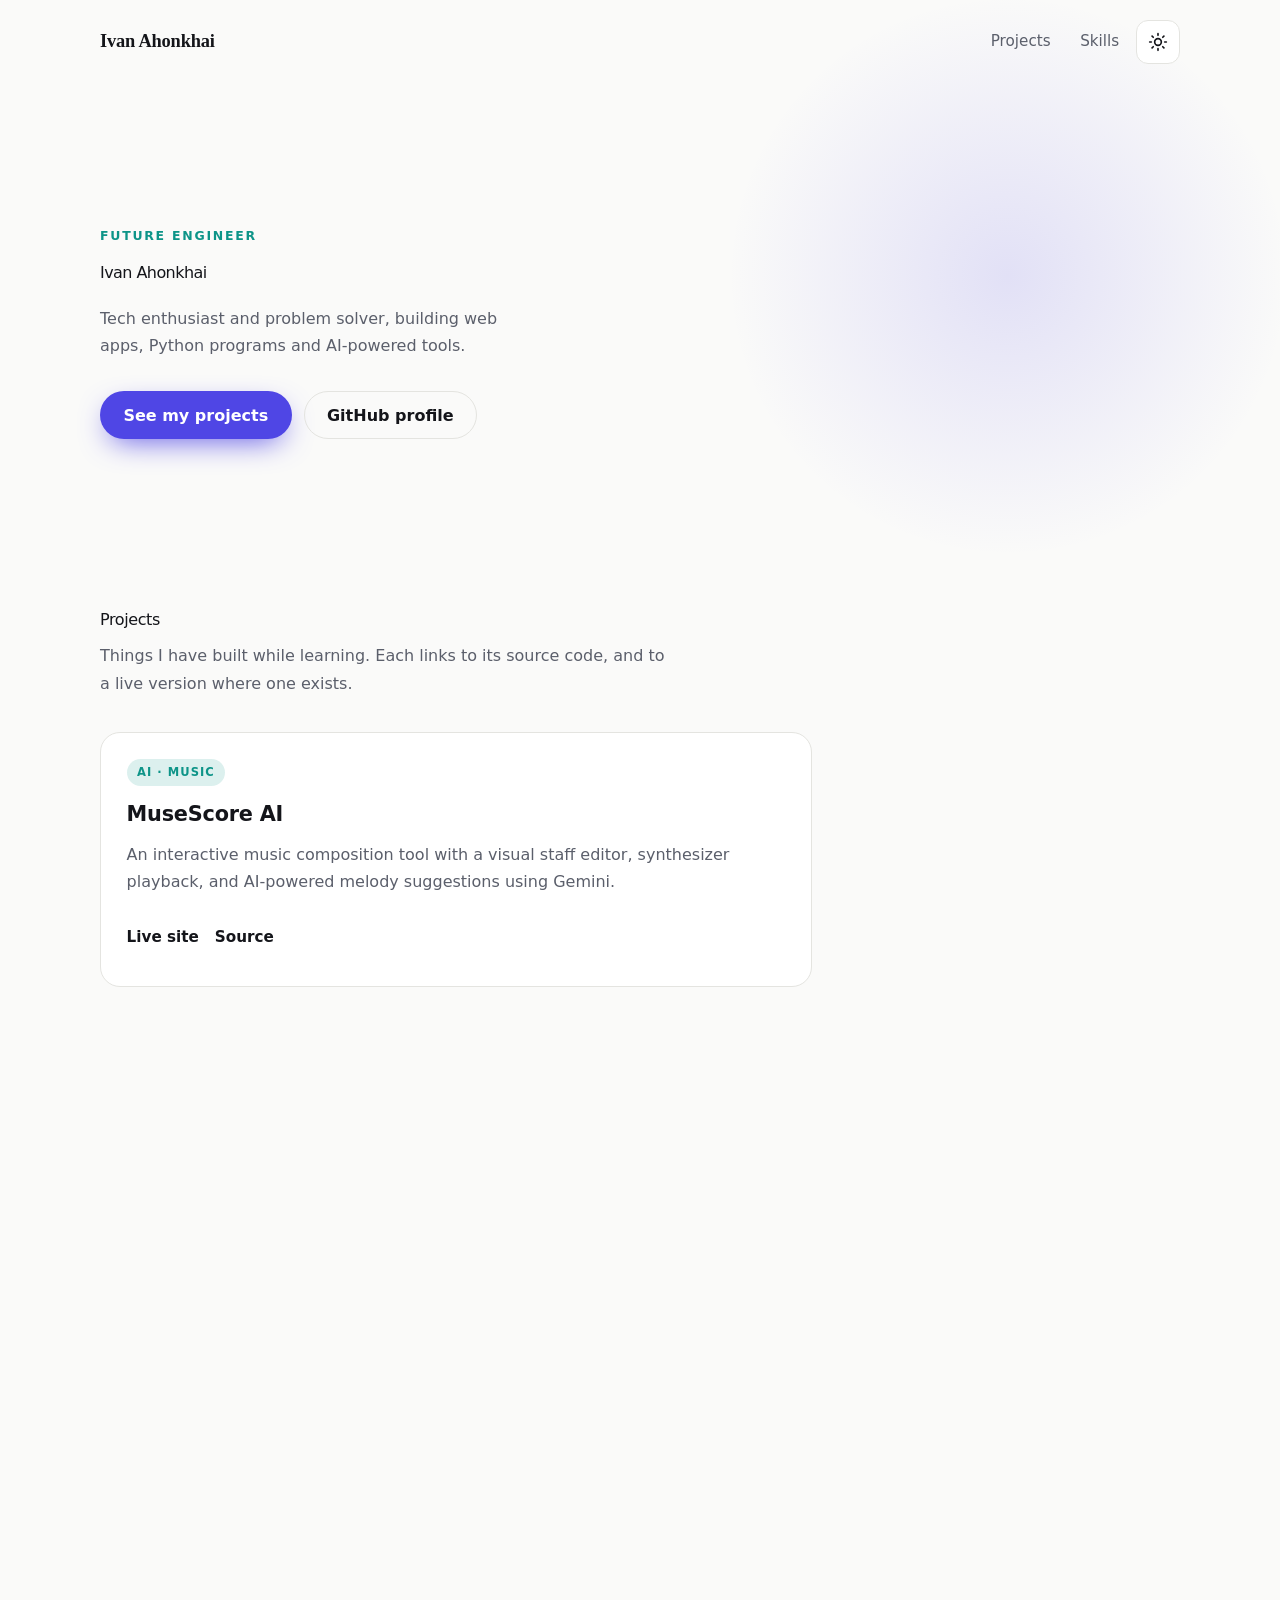
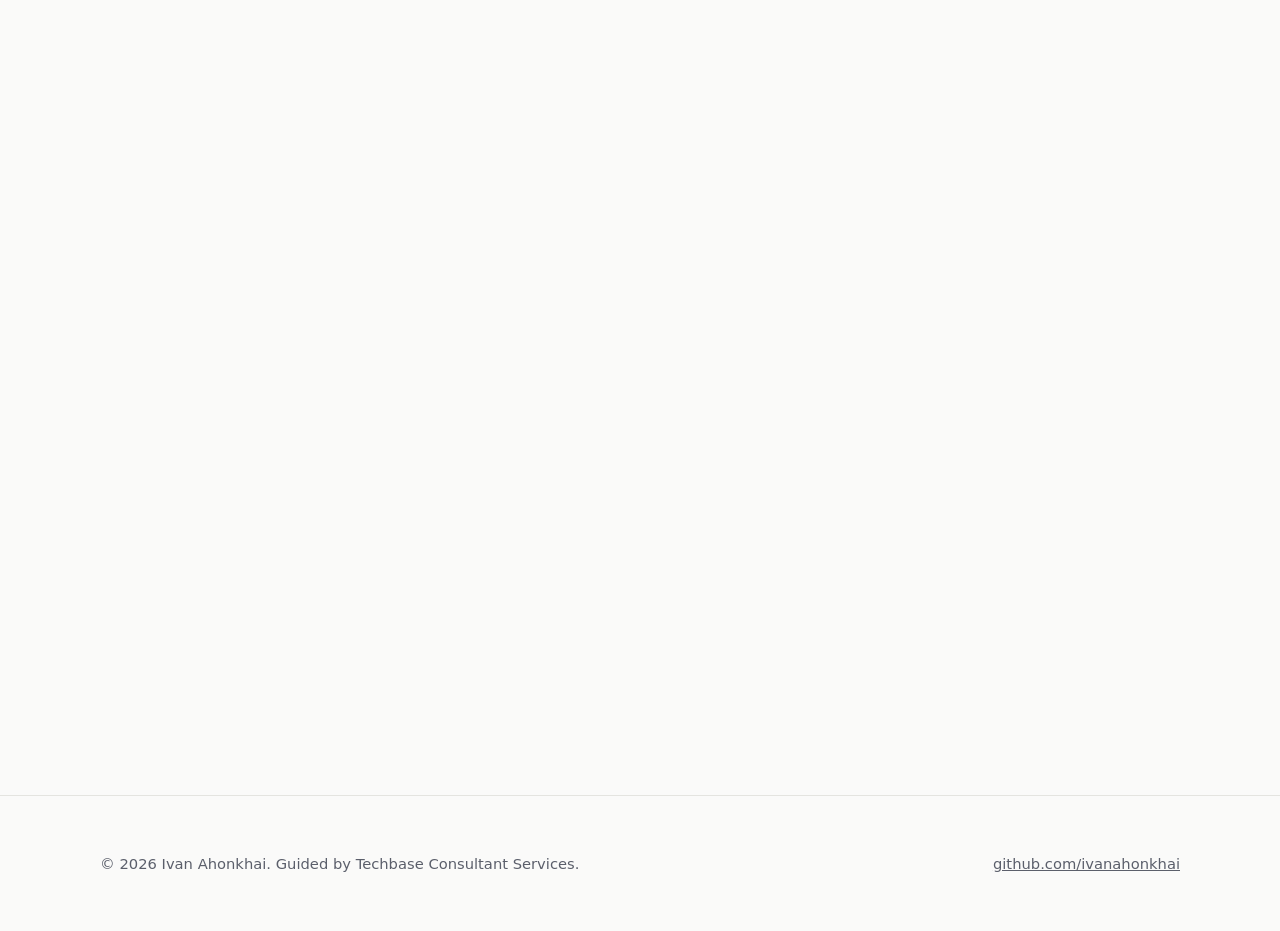
<file: index.html>
<!DOCTYPE html>
<html lang="en">
<head>
<meta charset="UTF-8">
<meta name="viewport" content="width=device-width, initial-scale=1">
<title>Ivan Ahonkhai | Junior Developer Portfolio</title>
<meta name="description" content="Ivan Ahonkhai is a junior developer building web apps, Python projects and AI-powered tools. Browse live projects and source code.">
<link rel="canonical" href="https://ivanahonkhai.github.io/">
<meta http-equiv="Content-Security-Policy" content="default-src 'self'; img-src 'self' data:; style-src 'self'; script-src 'self'; base-uri 'self'; form-action 'none'">
<meta name="referrer" content="strict-origin-when-cross-origin">
<meta name="theme-color" content="#4f46e5">
<meta property="og:type" content="website">
<meta property="og:title" content="Ivan Ahonkhai | Junior Developer Portfolio">
<meta property="og:description" content="Web apps, Python projects and AI-powered tools by Ivan Ahonkhai.">
<meta property="og:url" content="https://ivanahonkhai.github.io/">
<meta name="twitter:card" content="summary">
<link rel="icon" href="/favicon.svg" type="image/svg+xml">
<script src="/assets/theme.js"></script>
<link rel="stylesheet" href="/assets/style.css">
<script type="application/ld+json">{"@context":"https://schema.org","@type":"Person","name":"Ivan Ahonkhai","url":"https://ivanahonkhai.github.io/","sameAs":["https://github.com/ivanahonkhai"],"jobTitle":"Junior Developer"}</script>
</head>
<body>
<a class="skip" href="#main">Skip to content</a>

<header class="site-header">
  <div class="wrap bar">
    <a class="brand" href="#top" aria-label="Ivan Ahonkhai, back to top">Ivan Ahonkhai</a>
    <nav class="nav" aria-label="Primary">
      <a href="#projects">Projects</a>
      <a href="#skills">Skills</a>
      <button id="theme-toggle" class="icon-btn" type="button" aria-label="Toggle dark mode">
        <svg class="sun" width="20" height="20" viewBox="0 0 24 24" fill="none" stroke="currentColor" stroke-width="2" stroke-linecap="round" aria-hidden="true"><circle cx="12" cy="12" r="4"/><path d="M12 2v2M12 20v2M4.9 4.9l1.4 1.4M17.7 17.7l1.4 1.4M2 12h2M20 12h2M4.9 19.1l1.4-1.4M17.7 6.3l1.4-1.4"/></svg>
        <svg class="moon" width="20" height="20" viewBox="0 0 24 24" fill="none" stroke="currentColor" stroke-width="2" stroke-linecap="round" stroke-linejoin="round" aria-hidden="true"><path d="M21 12.8A9 9 0 1 1 11.2 3a7 7 0 0 0 9.8 9.8z"/></svg>
      </button>
    </nav>
  </div>
</header>

<main id="main">
  <div id="top" class="wrap hero">
    <p class="eyebrow reveal">Future Engineer</p>
    <h1 class="reveal">Ivan Ahonkhai</h1>
    <p class="lead reveal">Tech enthusiast and problem solver, building web apps, Python programs and AI-powered tools.</p>
    <div class="cta reveal">
      <a class="btn primary" href="#projects">See my projects</a>
      <a class="btn" href="https://github.com/ivanahonkhai" rel="noopener noreferrer">GitHub profile</a>
    </div>
  </div>

  <section id="projects" class="wrap" aria-labelledby="projects-h">
    <h2 id="projects-h" class="reveal">Projects</h2>
    <p class="sub reveal">Things I have built while learning. Each links to its source code, and to a live version where one exists.</p>
    <div class="grid">
      <article class="card feature reveal">
        <span class="tag">AI &middot; Music</span>
        <h3>MuseScore AI</h3>
        <p>An interactive music composition tool with a visual staff editor, synthesizer playback, and AI-powered melody suggestions using Gemini.</p>
        <div class="links"><a href="https://muse-score-ai.vercel.app" rel="noopener noreferrer">Live site</a><a href="https://github.com/ivanahonkhai/MuseScore-AI" rel="noopener noreferrer">Source</a></div>
      </article>
      <article class="card feature reveal">
        <span class="tag">AI &middot; Vision</span>
        <h3>VisionGuide AI</h3>
        <p>An assistant that identifies objects from photos and gives detailed written and spoken step-by-step usage instructions using Gemini AI.</p>
        <div class="links"><a href="https://visionguide-ivory.vercel.app" rel="noopener noreferrer">Live site</a><a href="https://github.com/ivanahonkhai/visionguide" rel="noopener noreferrer">Source</a></div>
      </article>
      <article class="card reveal">
        <span class="tag">Education</span>
        <h3>ClassPulse Lite</h3>
        <p>A simple classroom feedback viewer for students and teachers.</p>
        <div class="links"><a href="https://ivanahonkhai.github.io/classpulse-lite/" rel="noopener noreferrer">Live site</a><a href="https://github.com/ivanahonkhai/classpulse-lite" rel="noopener noreferrer">Source</a></div>
      </article>
      <article class="card reveal">
        <span class="tag">Productivity</span>
        <h3>Chronos Timetable</h3>
        <p>A clean, efficient activity scheduler and timetable manager.</p>
        <div class="links"><a href="https://chronos-timetable.vercel.app" rel="noopener noreferrer">Live site</a><a href="https://github.com/ivanahonkhai/Chronos-Timetable" rel="noopener noreferrer">Source</a></div>
      </article>
      <article class="card reveal">
        <span class="tag">Game</span>
        <h3>Ping Pong</h3>
        <p>Choose one or two players, follow the on-screen instructions to move your paddle, and win the match.</p>
        <div class="links"><a href="https://pingpong-two-steel.vercel.app" rel="noopener noreferrer">Play</a><a href="https://github.com/ivanahonkhai/pingpong" rel="noopener noreferrer">Source</a></div>
      </article>
      <article class="card reveal">
        <span class="tag">Education &middot; AI</span>
        <h3>Questly</h3>
        <p>A Socratic app that teaches students on various topics.</p>
        <div class="links"><a href="https://github.com/ivanahonkhai/questly" rel="noopener noreferrer">Source</a></div>
      </article>
      <article class="card reveal">
        <span class="tag">Education</span>
        <h3>Socrates Tutoring</h3>
        <p>An app for tutoring.</p>
        <div class="links"><a href="https://github.com/ivanahonkhai/socratestutoring" rel="noopener noreferrer">Source</a></div>
      </article>
      <article class="card reveal">
        <span class="tag">App</span>
        <h3>Questy</h3>
        <p>An early-stage project. Description coming soon.</p>
        <div class="links"><a href="https://github.com/ivanahonkhai/Questy" rel="noopener noreferrer">Source</a></div>
      </article>
    </div>
  </section>

  <section id="skills" class="wrap" aria-labelledby="skills-h">
    <h2 id="skills-h" class="reveal">What I work with</h2>
    <p class="sub reveal">Three tracks I keep building in.</p>
    <div class="grid">
      <article class="card reveal"><span class="tag">Web Development</span><h3>Building the Web</h3><p>Creating responsive websites using HTML, CSS, and modern design principles.</p></article>
      <article class="card reveal"><span class="tag">Python</span><h3>Data &amp; Logic</h3><p>Writing clean Python scripts for automation, math problems, and simple games.</p></article>
      <article class="card reveal"><span class="tag">Scratch</span><h3>Creative Coding</h3><p>Designing interactive stories and complex game mechanics using block-based logic.</p></article>
    </div>
  </section>
</main>

<footer class="site-footer">
  <div class="wrap bar">
    <p>&copy; <span id="year">2026</span> Ivan Ahonkhai. Guided by Techbase Consultant Services.</p>
    <a href="https://github.com/ivanahonkhai" rel="noopener noreferrer">github.com/ivanahonkhai</a>
  </div>
</footer>
<script src="/assets/app.js" defer></script>
</body>
</html>
</file>
<file: assets/style.css>
/* Design tokens. Edit colors and type here (see docs/CUSTOMIZING.md). */
:root{
  --bg:#fafaf9;--surface:#fff;--text:#14151a;--muted:#5b5f6b;--line:#e4e4e0;
  --primary:#4f46e5;--on-primary:#fff;--accent:#0d9488;
  --glow:rgba(79,70,229,.14);
  --font-display:"Iowan Old Style","Palatino Linotype",Palatino,Georgia,serif;
  --font-body:system-ui,-apple-system,"Segoe UI",Roboto,"Helvetica Neue",Arial,sans-serif;
  --step-hero:clamp(2.6rem,7vw+.5rem,5.5rem);--step-h2:clamp(1.7rem,3vw+.6rem,2.6rem);
  --radius:20px;--space:clamp(1rem,2vw,1.5rem);--maxw:1080px;
  --ease:cubic-bezier(.2,.7,.2,1);--dur:.45s;
}
[data-theme=dark]{
  --bg:#0a0a0c;--surface:#121217;--text:#f4f4f6;--muted:#a3a3ae;--line:#25252d;
  --primary:#9a9aff;--on-primary:#0a0a0c;--accent:#2dd4bf;--glow:rgba(154,154,255,.16);
}
*,*::before,*::after{box-sizing:border-box}
html{scroll-behavior:smooth;scroll-padding-top:5rem;color-scheme:light dark}
body{margin:0;background:var(--bg);color:var(--text);font:1rem/1.7 var(--font-body);
  -webkit-font-smoothing:antialiased;overflow-x:hidden}
::selection{background:var(--primary);color:var(--on-primary)}
a{color:inherit}
:focus-visible{outline:3px solid var(--primary);outline-offset:3px;border-radius:6px}
.skip{position:absolute;left:1rem;top:-4rem;background:var(--primary);color:var(--on-primary);
  padding:.6rem 1rem;border-radius:10px;z-index:100;transition:top .2s}
.skip:focus{top:1rem}
.wrap{width:min(100% - 2*var(--space),var(--maxw));margin-inline:auto}

.site-header{position:sticky;top:0;z-index:50;transition:background var(--dur),border-color var(--dur),padding var(--dur);
  border-bottom:1px solid transparent;padding-block:1.1rem}
.site-header.scrolled{background:color-mix(in srgb,var(--bg) 78%,transparent);
  -webkit-backdrop-filter:blur(14px);backdrop-filter:blur(14px);border-color:var(--line);padding-block:.6rem}
.bar{display:flex;align-items:center;justify-content:space-between;gap:1rem}
.brand{font-family:var(--font-display);font-weight:700;font-size:1.15rem;text-decoration:none;letter-spacing:-.01em}
.nav{display:flex;align-items:center;gap:.25rem;flex-wrap:wrap}
.nav a{padding:.7rem .8rem;text-decoration:none;color:var(--muted);font-size:.95rem;border-radius:10px;min-height:44px;display:inline-flex;align-items:center}
.nav a:hover{color:var(--text)}
.icon-btn{width:44px;height:44px;border-radius:12px;border:1px solid var(--line);background:var(--surface);
  color:var(--text);cursor:pointer;display:grid;place-items:center;transition:transform .2s var(--ease)}
.icon-btn:hover{transform:translateY(-2px)}
.icon-btn:active{transform:none}
.icon-btn .moon{display:none}
[data-theme=dark] .icon-btn .sun{display:none}[data-theme=dark] .icon-btn .moon{display:block}

.hero{padding-block:clamp(3.5rem,10vw,8rem) clamp(3rem,7vw,6rem);position:relative}
.hero::before{content:"";position:absolute;inset:-20% -10% auto auto;width:min(60vw,560px);aspect-ratio:1;
  background:radial-gradient(closest-side,var(--glow),transparent);z-index:-1}
.eyebrow{color:var(--accent);font-weight:600;letter-spacing:.14em;text-transform:uppercase;font-size:.78rem}
h1{font:700 var(--step-hero)/1 var(--font-display);letter-spacing:-.035em;margin:.5rem 0 1.2rem}
.lead{font-size:clamp(1.05rem,1.4vw+.7rem,1.35rem);color:var(--muted);max-width:40ch;margin:0 0 2rem}
.cta{display:flex;flex-wrap:wrap;gap:.75rem}
.btn{display:inline-flex;align-items:center;min-height:48px;padding:0 1.4rem;border-radius:999px;font-weight:600;
  text-decoration:none;border:1px solid var(--line);transition:transform .25s var(--ease),box-shadow .25s}
.btn:hover{transform:translateY(-2px)}
.btn.primary{background:var(--primary);color:var(--on-primary);border-color:transparent;box-shadow:0 10px 30px -10px var(--primary)}

section{padding-block:clamp(2.5rem,6vw,5rem)}
h2{font:700 var(--step-h2)/1.1 var(--font-display);letter-spacing:-.025em;margin:0 0 .6rem}
.sub{color:var(--muted);margin:0 0 2.2rem;max-width:56ch}
.grid{display:grid;gap:var(--space);grid-template-columns:repeat(auto-fit,minmax(min(100%,290px),1fr))}
.card{background:var(--surface);border:1px solid var(--line);border-radius:var(--radius);padding:1.6rem;
  display:flex;flex-direction:column;gap:.5rem;transition:transform var(--dur) var(--ease),box-shadow var(--dur),border-color var(--dur)}
.card:hover{transform:translateY(-6px);border-color:var(--primary);box-shadow:0 24px 50px -28px var(--primary)}
.card.feature{grid-column:span 2}
@media(max-width:700px){.card.feature{grid-column:auto}}
.card h3{margin:.2rem 0 0;font-size:1.3rem;letter-spacing:-.01em}
.card p{margin:0;color:var(--muted);flex:1}
.tag{align-self:flex-start;font-size:.72rem;font-weight:700;text-transform:uppercase;letter-spacing:.09em;
  padding:.25rem .65rem;border-radius:999px;background:color-mix(in srgb,var(--accent) 14%,transparent);color:var(--accent)}
.links{display:flex;gap:1rem;margin-top:.8rem;flex-wrap:wrap}
.links a{font-weight:600;font-size:.95rem;min-height:44px;display:inline-flex;align-items:center;
  text-decoration:underline;text-decoration-color:transparent;text-underline-offset:4px;transition:text-decoration-color .2s}
.links a:hover{text-decoration-color:currentColor}
.note{font-size:.85rem;color:var(--muted)}

.site-footer{border-top:1px solid var(--line);padding-block:2.5rem;color:var(--muted);font-size:.92rem}
.site-footer .bar{flex-wrap:wrap}

.js .reveal{opacity:0;transform:translateY(18px);transition:opacity .7s var(--ease) var(--d,0ms),transform .7s var(--ease) var(--d,0ms)}
.js .reveal.in{opacity:1;transform:none}
@media(prefers-reduced-motion:reduce){
  html{scroll-behavior:auto}*{transition:none!important;animation:none!important}
  .js .reveal{opacity:1;transform:none}
}
.center{min-height:70vh;display:grid;place-content:center;text-align:center;gap:1rem}
</file>
